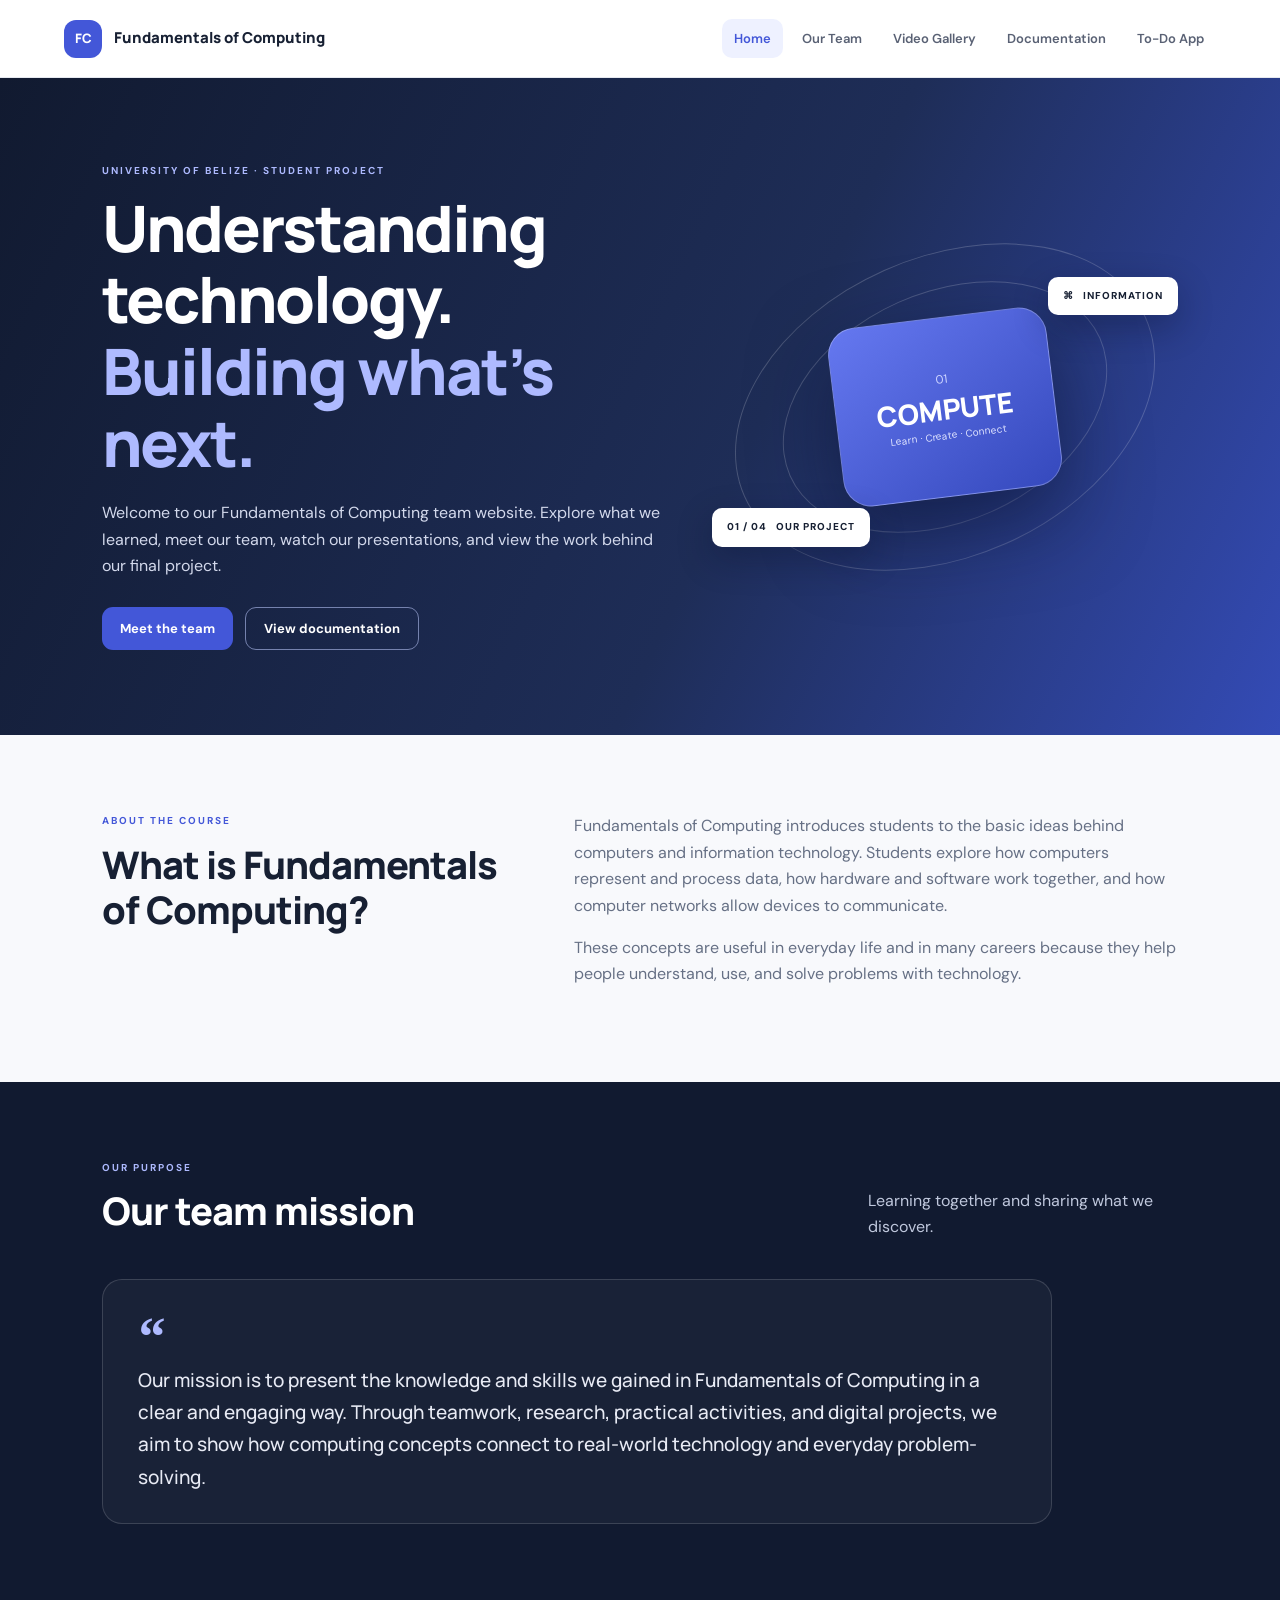
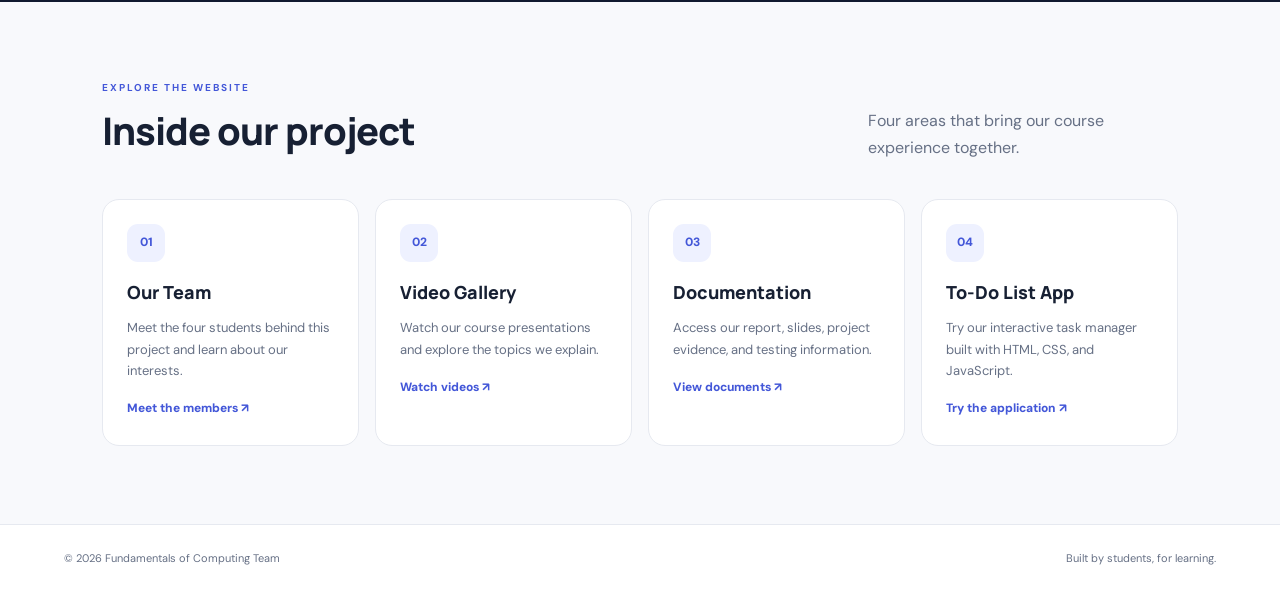
<file: index.html>
<!DOCTYPE html>
<html lang="en">
<head>
  <meta charset="UTF-8">
  <meta name="viewport" content="width=device-width, initial-scale=1.0">
  <meta name="description" content="A student team website for Fundamentals of Computing.">
  <title>Fundamentals of Computing | Home</title>
  <link rel="icon" type="image/svg+xml" href="assets/favicon.svg">
  <link rel="stylesheet" href="assets/css/style.css">
  <script src="assets/js/main.js" defer></script>
</head>
<body>
  <header class="site-header">
    <a class="brand" href="index.html"><span class="brand-mark">FC</span><span>Fundamentals of Computing</span></a>
    <button class="menu-toggle" aria-label="Toggle navigation" aria-expanded="false">☰</button>
    <nav class="main-nav" aria-label="Main navigation">
      <a class="active" href="index.html">Home</a><a href="team.html">Our Team</a>
      <a href="videos.html">Video Gallery</a><a href="documentation.html">Documentation</a>
      <a href="todo.html">To-Do App</a>
    </nav>
  </header>

  <main>
    <section class="hero">
      <div class="hero-content">
        <p class="eyebrow">UNIVERSITY OF BELIZE · STUDENT PROJECT</p>
        <h1>Understanding technology.<br><span>Building what’s next.</span></h1>
        <p class="hero-copy">Welcome to our Fundamentals of Computing team website. Explore what we learned, meet our team, watch our presentations, and view the work behind our final project.</p>
        <div class="hero-actions"><a class="button button-primary" href="team.html">Meet the team</a><a class="button button-ghost" href="documentation.html">View documentation</a></div>
      </div>
      <div class="hero-art" aria-hidden="true">
        <div class="orbit orbit-one"></div><div class="orbit orbit-two"></div>
        <div class="chip"><span>01</span><strong>COMPUTE</strong><small>Learn · Create · Connect</small></div>
        <div class="float-card float-card-top">⌘ &nbsp; INFORMATION</div>
        <div class="float-card float-card-bottom">01 / 04 &nbsp; OUR PROJECT</div>
      </div>
    </section>

    <section class="section intro-grid">
      <div><p class="eyebrow">ABOUT THE COURSE</p><h2>What is Fundamentals of Computing?</h2></div>
      <div><p>Fundamentals of Computing introduces students to the basic ideas behind computers and information technology. Students explore how computers represent and process data, how hardware and software work together, and how computer networks allow devices to communicate.</p><p>These concepts are useful in everyday life and in many careers because they help people understand, use, and solve problems with technology.</p></div>
    </section>

    <section class="section dark-section">
      <div class="section-heading"><div><p class="eyebrow">OUR PURPOSE</p><h2>Our team mission</h2></div><p>Learning together and sharing what we discover.</p></div>
      <div class="mission-card"><span class="quote-mark">“</span><p>Our mission is to present the knowledge and skills we gained in Fundamentals of Computing in a clear and engaging way. Through teamwork, research, practical activities, and digital projects, we aim to show how computing concepts connect to real-world technology and everyday problem-solving.</p></div>
    </section>

    <section class="section">
      <div class="section-heading"><div><p class="eyebrow">EXPLORE THE WEBSITE</p><h2>Inside our project</h2></div><p>Four areas that bring our course experience together.</p></div>
      <div class="feature-grid">
        <a class="feature-card" href="team.html"><span class="feature-icon">01</span><h3>Our Team</h3><p>Meet the four students behind this project and learn about our interests.</p><span class="text-link">Meet the members ↗</span></a>
        <a class="feature-card" href="videos.html"><span class="feature-icon">02</span><h3>Video Gallery</h3><p>Watch our course presentations and explore the topics we explain.</p><span class="text-link">Watch videos ↗</span></a>
        <a class="feature-card" href="documentation.html"><span class="feature-icon">03</span><h3>Documentation</h3><p>Access our report, slides, project evidence, and testing information.</p><span class="text-link">View documents ↗</span></a>
        <a class="feature-card" href="todo.html"><span class="feature-icon">04</span><h3>To-Do List App</h3><p>Try our interactive task manager built with HTML, CSS, and JavaScript.</p><span class="text-link">Try the application ↗</span></a>
      </div>
    </section>
  </main>
  <footer class="site-footer"><span>© <span data-year></span> Fundamentals of Computing Team</span><span>Built by students, for learning.</span></footer>
</body>
</html>
</file>
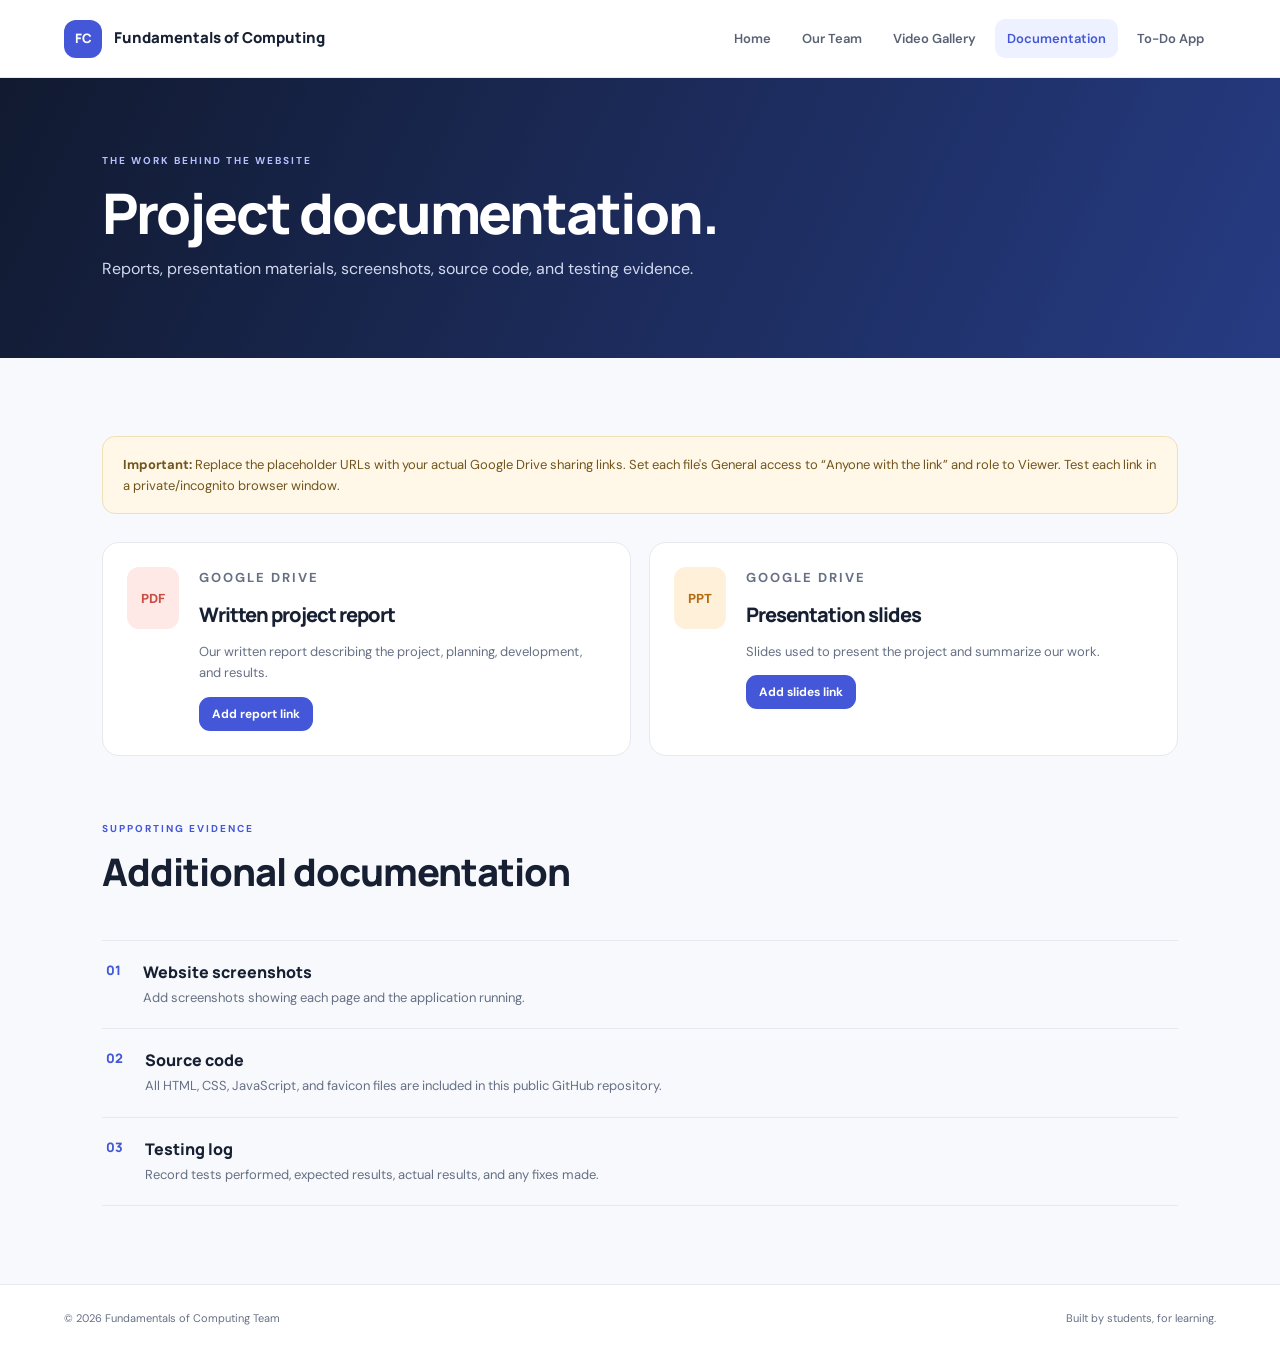
<file: documentation.html>
<!DOCTYPE html>
<html lang="en">
<head>
  <meta charset="UTF-8"><meta name="viewport" content="width=device-width, initial-scale=1.0">
  <meta name="description" content="Project report, presentation slides, screenshots, and testing records.">
  <title>Documentation | Fundamentals of Computing</title>
  <link rel="icon" type="image/svg+xml" href="assets/favicon.svg"><link rel="stylesheet" href="assets/css/style.css"><script src="assets/js/main.js" defer></script>
</head>
<body>
  <header class="site-header"><a class="brand" href="index.html"><span class="brand-mark">FC</span><span>Fundamentals of Computing</span></a><button class="menu-toggle" aria-label="Toggle navigation" aria-expanded="false">☰</button><nav class="main-nav" aria-label="Main navigation"><a href="index.html">Home</a><a href="team.html">Our Team</a><a href="videos.html">Video Gallery</a><a class="active" href="documentation.html">Documentation</a><a href="todo.html">To-Do App</a></nav></header>
  <main>
    <section class="page-hero"><p class="eyebrow">THE WORK BEHIND THE WEBSITE</p><h1>Project documentation.</h1><p>Reports, presentation materials, screenshots, source code, and testing evidence.</p></section>
    <section class="section"><div class="notice"><strong>Important:</strong> Replace the placeholder URLs with your actual Google Drive sharing links. Set each file's General access to “Anyone with the link” and role to Viewer. Test each link in a private/incognito browser window.</div>
      <div class="document-grid">
        <article class="document-card"><span class="document-icon">PDF</span><div><p class="eyebrow">GOOGLE DRIVE</p><h2>Written project report</h2><p>Our written report describing the project, planning, development, and results.</p><a class="button button-small button-primary placeholder-link" href="#">Add report link</a></div></article>
        <article class="document-card"><span class="document-icon slides">PPT</span><div><p class="eyebrow">GOOGLE DRIVE</p><h2>Presentation slides</h2><p>Slides used to present the project and summarize our work.</p><a class="button button-small button-primary placeholder-link" href="#">Add slides link</a></div></article>
      </div>
      <div class="section-heading sub-heading"><div><p class="eyebrow">SUPPORTING EVIDENCE</p><h2>Additional documentation</h2></div></div>
      <div class="evidence-list">
        <div><span>01</span><section><h3>Website screenshots</h3><p>Add screenshots showing each page and the application running.</p></section></div>
        <div><span>02</span><section><h3>Source code</h3><p>All HTML, CSS, JavaScript, and favicon files are included in this public GitHub repository.</p></section></div>
        <div><span>03</span><section><h3>Testing log</h3><p>Record tests performed, expected results, actual results, and any fixes made.</p></section></div>
      </div>
    </section>
  </main>
  <footer class="site-footer"><span>© <span data-year></span> Fundamentals of Computing Team</span><span>Built by students, for learning.</span></footer>
</body></html>
</file>
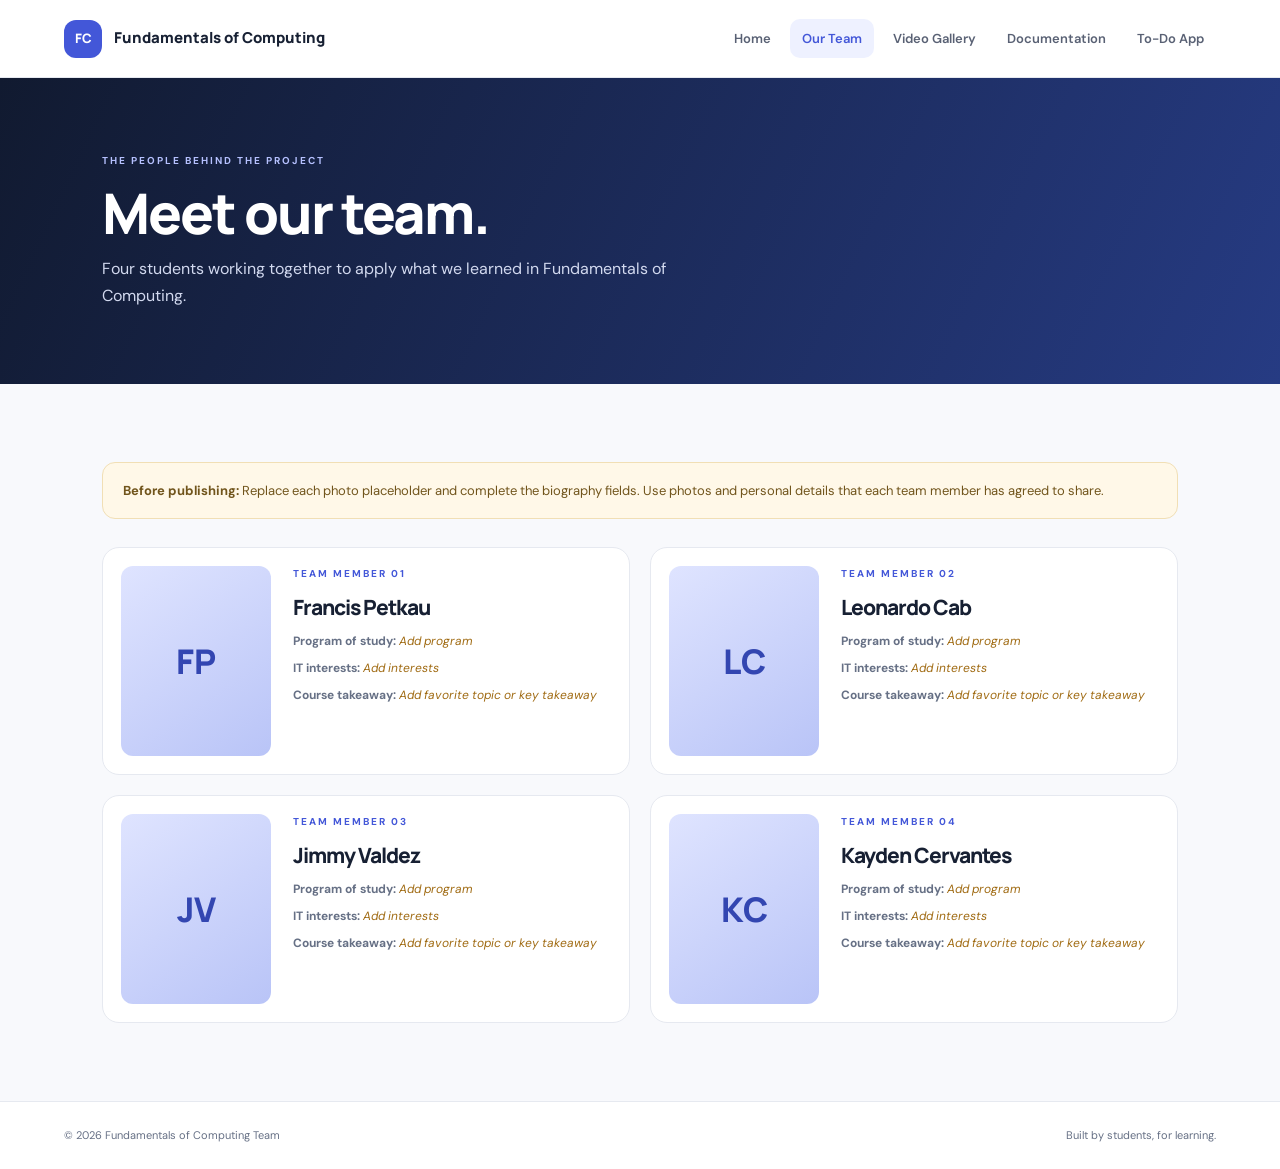
<file: team.html>
<!DOCTYPE html>
<html lang="en">
<head>
  <meta charset="UTF-8"><meta name="viewport" content="width=device-width, initial-scale=1.0">
  <meta name="description" content="Meet the Fundamentals of Computing project team.">
  <title>Our Team | Fundamentals of Computing</title>
  <link rel="icon" type="image/svg+xml" href="assets/favicon.svg"><link rel="stylesheet" href="assets/css/style.css"><script src="assets/js/main.js" defer></script>
</head>
<body>
  <header class="site-header"><a class="brand" href="index.html"><span class="brand-mark">FC</span><span>Fundamentals of Computing</span></a><button class="menu-toggle" aria-label="Toggle navigation" aria-expanded="false">☰</button><nav class="main-nav" aria-label="Main navigation"><a href="index.html">Home</a><a class="active" href="team.html">Our Team</a><a href="videos.html">Video Gallery</a><a href="documentation.html">Documentation</a><a href="todo.html">To-Do App</a></nav></header>
  <main>
    <section class="page-hero"><p class="eyebrow">THE PEOPLE BEHIND THE PROJECT</p><h1>Meet our team.</h1><p>Four students working together to apply what we learned in Fundamentals of Computing.</p></section>
    <section class="section"><div class="notice"><strong>Before publishing:</strong> Replace each photo placeholder and complete the biography fields. Use photos and personal details that each team member has agreed to share.</div>
      <div class="team-grid">
        <article class="person-card"><div class="photo-placeholder">FP</div><div class="person-info"><p class="eyebrow">TEAM MEMBER 01</p><h2>Francis Petkau</h2><p><b>Program of study:</b> <span class="placeholder">Add program</span></p><p><b>IT interests:</b> <span class="placeholder">Add interests</span></p><p><b>Course takeaway:</b> <span class="placeholder">Add favorite topic or key takeaway</span></p></div></article>
        <article class="person-card"><div class="photo-placeholder">LC</div><div class="person-info"><p class="eyebrow">TEAM MEMBER 02</p><h2>Leonardo Cab</h2><p><b>Program of study:</b> <span class="placeholder">Add program</span></p><p><b>IT interests:</b> <span class="placeholder">Add interests</span></p><p><b>Course takeaway:</b> <span class="placeholder">Add favorite topic or key takeaway</span></p></div></article>
        <article class="person-card"><div class="photo-placeholder">JV</div><div class="person-info"><p class="eyebrow">TEAM MEMBER 03</p><h2>Jimmy Valdez</h2><p><b>Program of study:</b> <span class="placeholder">Add program</span></p><p><b>IT interests:</b> <span class="placeholder">Add interests</span></p><p><b>Course takeaway:</b> <span class="placeholder">Add favorite topic or key takeaway</span></p></div></article>
        <article class="person-card"><div class="photo-placeholder">KC</div><div class="person-info"><p class="eyebrow">TEAM MEMBER 04</p><h2>Kayden Cervantes</h2><p><b>Program of study:</b> <span class="placeholder">Add program</span></p><p><b>IT interests:</b> <span class="placeholder">Add interests</span></p><p><b>Course takeaway:</b> <span class="placeholder">Add favorite topic or key takeaway</span></p></div></article>
      </div>
    </section>
  </main>
  <footer class="site-footer"><span>© <span data-year></span> Fundamentals of Computing Team</span><span>Built by students, for learning.</span></footer>
</body></html>
</file>
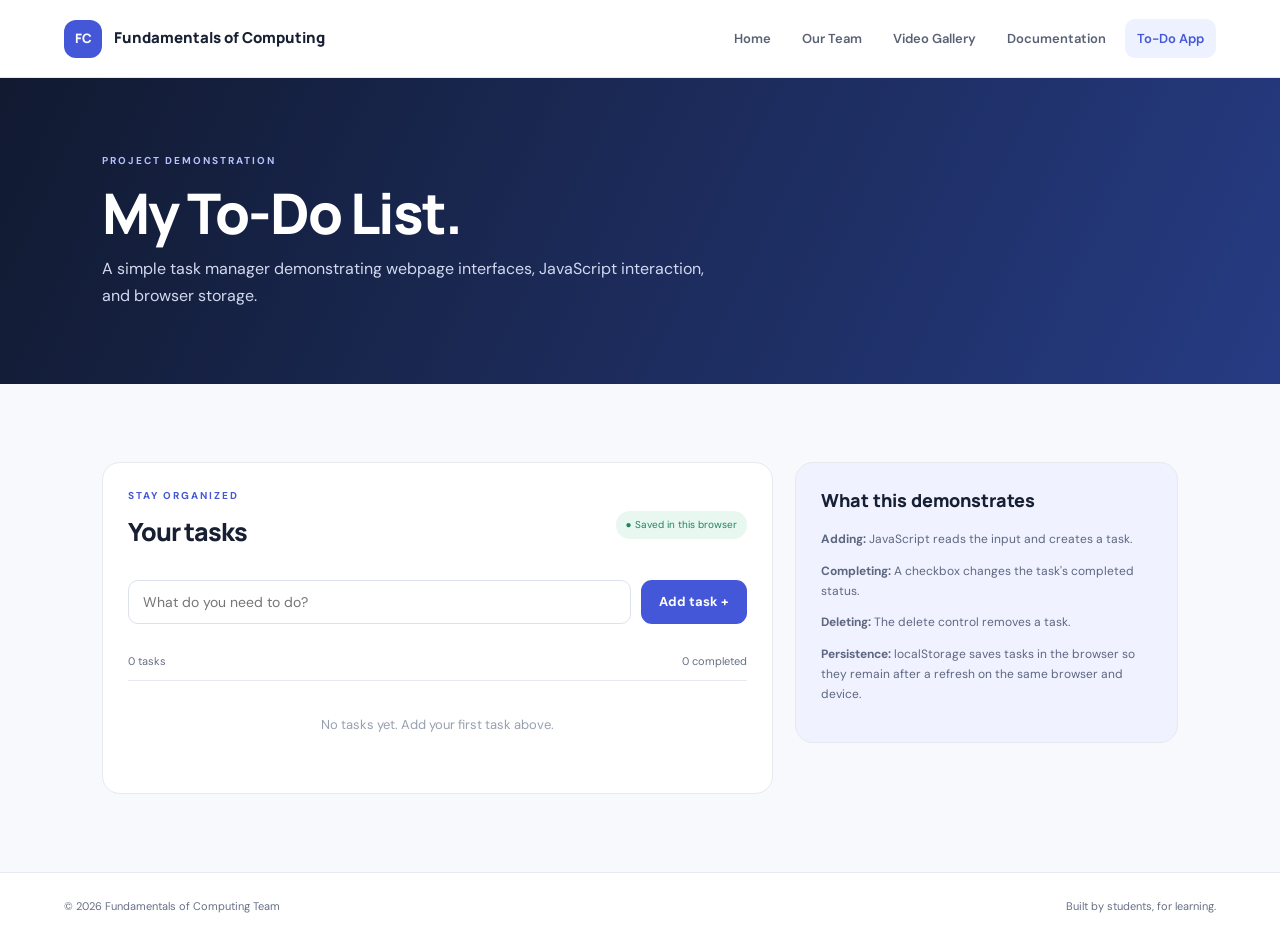
<file: todo.html>
<!DOCTYPE html>
<html lang="en">
<head>
  <meta charset="UTF-8"><meta name="viewport" content="width=device-width, initial-scale=1.0">
  <meta name="description" content="An interactive to-do list application project demonstration.">
  <title>To-Do App | Fundamentals of Computing</title>
  <link rel="icon" type="image/svg+xml" href="assets/favicon.svg"><link rel="stylesheet" href="assets/css/style.css"><script src="assets/js/main.js" defer></script><script src="assets/js/todo.js" defer></script>
</head>
<body>
  <header class="site-header"><a class="brand" href="index.html"><span class="brand-mark">FC</span><span>Fundamentals of Computing</span></a><button class="menu-toggle" aria-label="Toggle navigation" aria-expanded="false">☰</button><nav class="main-nav" aria-label="Main navigation"><a href="index.html">Home</a><a href="team.html">Our Team</a><a href="videos.html">Video Gallery</a><a href="documentation.html">Documentation</a><a class="active" href="todo.html">To-Do App</a></nav></header>
  <main>
    <section class="page-hero"><p class="eyebrow">PROJECT DEMONSTRATION</p><h1>My To-Do List.</h1><p>A simple task manager demonstrating webpage interfaces, JavaScript interaction, and browser storage.</p></section>
    <section class="section todo-section">
      <div class="todo-panel">
        <div class="todo-top"><div><p class="eyebrow">STAY ORGANIZED</p><h2>Your tasks</h2></div><span class="storage-label">● Saved in this browser</span></div>
        <form id="taskForm" class="todo-form"><label class="sr-only" for="taskInput">New task</label><input id="taskInput" type="text" placeholder="What do you need to do?" maxlength="120" required><button class="button button-primary" type="submit">Add task +</button></form>
        <div class="todo-stats"><span id="taskCount">0 tasks</span><span id="completedCount">0 completed</span></div>
        <ul id="taskList" class="task-list" aria-live="polite"></ul>
        <p id="emptyMessage" class="empty-message">No tasks yet. Add your first task above.</p>
        <button id="clearCompleted" class="text-button" type="button">Clear completed tasks</button>
      </div>
      <div class="explain-card"><h3>What this demonstrates</h3><p><b>Adding:</b> JavaScript reads the input and creates a task.</p><p><b>Completing:</b> A checkbox changes the task's completed status.</p><p><b>Deleting:</b> The delete control removes a task.</p><p><b>Persistence:</b> localStorage saves tasks in the browser so they remain after a refresh on the same browser and device.</p></div>
    </section>
  </main>
  <footer class="site-footer"><span>© <span data-year></span> Fundamentals of Computing Team</span><span>Built by students, for learning.</span></footer>
</body></html>
</file>
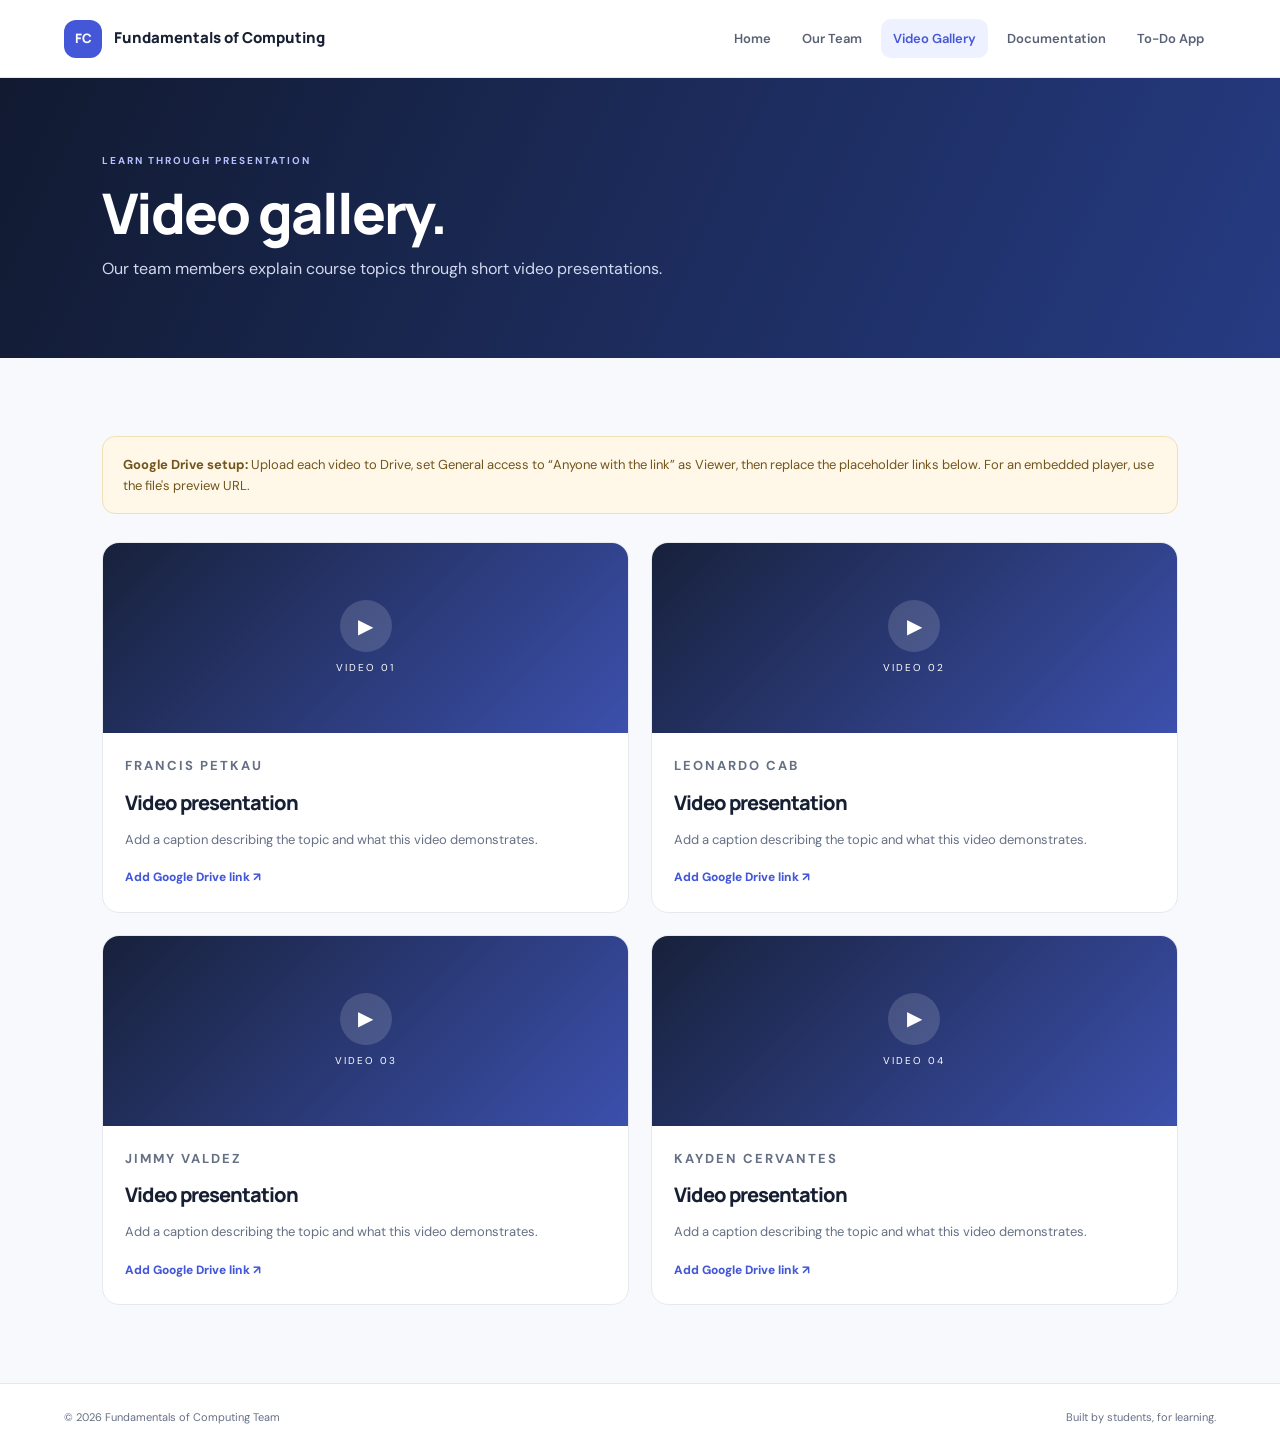
<file: videos.html>
<!DOCTYPE html>
<html lang="en">
<head>
  <meta charset="UTF-8"><meta name="viewport" content="width=device-width, initial-scale=1.0">
  <meta name="description" content="Course video presentations by our team.">
  <title>Video Gallery | Fundamentals of Computing</title>
  <link rel="icon" type="image/svg+xml" href="assets/favicon.svg"><link rel="stylesheet" href="assets/css/style.css"><script src="assets/js/main.js" defer></script>
</head>
<body>
  <header class="site-header"><a class="brand" href="index.html"><span class="brand-mark">FC</span><span>Fundamentals of Computing</span></a><button class="menu-toggle" aria-label="Toggle navigation" aria-expanded="false">☰</button><nav class="main-nav" aria-label="Main navigation"><a href="index.html">Home</a><a href="team.html">Our Team</a><a class="active" href="videos.html">Video Gallery</a><a href="documentation.html">Documentation</a><a href="todo.html">To-Do App</a></nav></header>
  <main>
    <section class="page-hero"><p class="eyebrow">LEARN THROUGH PRESENTATION</p><h1>Video gallery.</h1><p>Our team members explain course topics through short video presentations.</p></section>
    <section class="section"><div class="notice"><strong>Google Drive setup:</strong> Upload each video to Drive, set General access to “Anyone with the link” as Viewer, then replace the placeholder links below. For an embedded player, use the file's preview URL.</div>
      <div class="video-grid">
        <article class="video-card"><div class="video-placeholder"><span>▶</span><small>VIDEO 01</small></div><div class="video-info"><p class="eyebrow">FRANCIS PETKAU</p><h2>Video presentation</h2><p>Add a caption describing the topic and what this video demonstrates.</p><a class="text-link placeholder-link" href="#" aria-label="Replace with Francis's Google Drive video link">Add Google Drive link ↗</a></div></article>
        <article class="video-card"><div class="video-placeholder"><span>▶</span><small>VIDEO 02</small></div><div class="video-info"><p class="eyebrow">LEONARDO CAB</p><h2>Video presentation</h2><p>Add a caption describing the topic and what this video demonstrates.</p><a class="text-link placeholder-link" href="#" aria-label="Replace with Leonardo's Google Drive video link">Add Google Drive link ↗</a></div></article>
        <article class="video-card"><div class="video-placeholder"><span>▶</span><small>VIDEO 03</small></div><div class="video-info"><p class="eyebrow">JIMMY VALDEZ</p><h2>Video presentation</h2><p>Add a caption describing the topic and what this video demonstrates.</p><a class="text-link placeholder-link" href="#" aria-label="Replace with Jimmy's Google Drive video link">Add Google Drive link ↗</a></div></article>
        <article class="video-card"><div class="video-placeholder"><span>▶</span><small>VIDEO 04</small></div><div class="video-info"><p class="eyebrow">KAYDEN CERVANTES</p><h2>Video presentation</h2><p>Add a caption describing the topic and what this video demonstrates.</p><a class="text-link placeholder-link" href="#" aria-label="Replace with Kayden's Google Drive video link">Add Google Drive link ↗</a></div></article>
      </div>
    </section>
  </main>
  <footer class="site-footer"><span>© <span data-year></span> Fundamentals of Computing Team</span><span>Built by students, for learning.</span></footer>
</body></html>
</file>
<file: assets/css/style.css>
@import url('https://fonts.googleapis.com/css2?family=DM+Sans:wght@400;500;600;700&family=Manrope:wght@400;500;600;700;800&display=swap');
:root{--ink:#172033;--muted:#667085;--blue:#4357d8;--blue-dark:#2639a7;--pale:#eef1ff;--line:#e6e9f0;--bg:#f8f9fc;--white:#fff;--navy:#111a30;--radius:20px}
*{box-sizing:border-box}html{scroll-behavior:smooth}body{margin:0;background:var(--bg);color:var(--ink);font-family:'DM Sans',Arial,sans-serif;line-height:1.65}a{color:inherit;text-decoration:none}.site-header{height:auto;min-height:78px;padding:14px max(5vw,24px);display:flex;align-items:center;justify-content:space-between;gap:24px;background:#fff;border-bottom:1px solid var(--line);position:sticky;top:0;z-index:10}.brand{display:flex;align-items:center;gap:12px;font-family:Manrope,sans-serif;font-weight:800;font-size:15px}.brand-mark{width:38px;height:38px;border-radius:12px;background:var(--blue);color:#fff;display:grid;place-items:center;font-size:13px}.main-nav{display:flex;align-items:center;gap:7px}.main-nav a{padding:9px 12px;border-radius:10px;color:#596174;font-size:13px;font-weight:600}.main-nav a:hover,.main-nav a.active{background:var(--pale);color:var(--blue)}.menu-toggle{display:none;border:0;background:var(--pale);border-radius:9px;padding:8px 11px;font-size:20px;color:var(--blue)}
.hero{min-height:530px;padding:85px max(8vw,28px);background:linear-gradient(115deg,#111a30 0%,#1e2d57 58%,#344bb6 100%);color:#fff;display:grid;grid-template-columns:1.1fr .9fr;align-items:center;gap:40px;overflow:hidden}.hero-content{max-width:650px}.eyebrow{font-size:10px;letter-spacing:2px;font-weight:700;color:var(--blue);margin:0 0 12px}.hero .eyebrow,.dark-section .eyebrow{color:#aebaff}.hero h1,.page-hero h1{font:800 clamp(38px,5vw,64px)/1.12 Manrope,sans-serif;letter-spacing:-2px;margin:0 0 22px}.hero h1 span{color:#aebaff}.hero-copy{max-width:570px;color:#d3d9ec;font-size:16px}.hero-actions{display:flex;gap:12px;flex-wrap:wrap;margin-top:28px}.button{display:inline-flex;align-items:center;justify-content:center;border:0;border-radius:11px;padding:12px 18px;font:700 13px 'DM Sans',sans-serif;cursor:pointer}.button-primary{background:var(--blue);color:#fff}.button-primary:hover{background:var(--blue-dark)}.button-ghost{border:1px solid #7582ae;color:#fff}.button-small{padding:9px 13px;font-size:12px}.hero-art{height:330px;position:relative;display:grid;place-items:center}.orbit{position:absolute;border:1px solid #ffffff30;border-radius:50%;transform:rotate(-24deg)}.orbit-one{width:340px;height:230px}.orbit-two{width:440px;height:300px}.chip{width:220px;height:180px;border-radius:28px;background:linear-gradient(145deg,#6578f0,#3549bd);box-shadow:0 30px 80px #080f2b88;display:flex;flex-direction:column;justify-content:center;align-items:center;transform:rotate(-7deg);border:1px solid #ffffff40}.chip span{font-size:12px;color:#cdd4ff}.chip strong{font:800 28px Manrope}.chip small{font-size:10px;color:#e1e5ff}.float-card{position:absolute;background:#fff;color:var(--ink);padding:11px 15px;border-radius:10px;box-shadow:0 12px 35px #080f2b55;font-size:10px;font-weight:800;letter-spacing:1px}.float-card-top{top:35px;right:0}.float-card-bottom{bottom:25px;left:0}
.section{padding:78px max(8vw,28px);max-width:1500px;margin:auto}.intro-grid{display:grid;grid-template-columns:.8fr 1.2fr;gap:70px}.section h2{font:800 clamp(27px,3vw,38px)/1.2 Manrope,sans-serif;letter-spacing:-1px;margin:0 0 15px}.intro-grid p:not(.eyebrow){color:var(--muted);margin-top:0}.dark-section{max-width:none;background:var(--navy);color:#fff}.section-heading{display:flex;justify-content:space-between;align-items:end;gap:30px;margin-bottom:30px}.section-heading>p{max-width:310px;color:var(--muted);margin:0 0 8px}.dark-section .section-heading>p{color:#c0c8dd}.mission-card{max-width:950px;border:1px solid #ffffff26;border-radius:var(--radius);padding:30px 35px;background:#ffffff09}.quote-mark{font:800 54px Georgia;color:#aebaff;line-height:1}.mission-card p{font:500 19px/1.7 Manrope;color:#e7eaf4;margin:0}.feature-grid{display:grid;grid-template-columns:repeat(4,1fr);gap:16px}.feature-card{padding:24px;border:1px solid var(--line);border-radius:17px;background:#fff;transition:.2s}.feature-card:hover{transform:translateY(-4px);box-shadow:0 15px 35px #17203312;border-color:#c8ceff}.feature-icon{display:grid;place-items:center;width:38px;height:38px;border-radius:11px;background:var(--pale);color:var(--blue);font-weight:800;font-size:12px}.feature-card h3{font:800 18px Manrope;margin:18px 0 8px}.feature-card p,.video-info p,.document-card p{font-size:13px;color:var(--muted)}.text-link{font-size:12px;font-weight:800;color:var(--blue)}.page-hero{padding:75px max(8vw,28px);background:linear-gradient(115deg,#111a30,#263b83);color:#fff}.page-hero .eyebrow{color:#b6c1ff}.page-hero h1{font-size:clamp(38px,5vw,56px);margin-bottom:12px}.page-hero>p:last-child{color:#d2d9ef;max-width:620px;margin:0}.notice{padding:17px 20px;background:#fff8e8;border:1px solid #f1dfb5;border-radius:13px;color:#71551c;font-size:13px;margin-bottom:28px}.team-grid{display:grid;grid-template-columns:repeat(2,1fr);gap:20px}.person-card{display:grid;grid-template-columns:150px 1fr;gap:22px;background:#fff;border:1px solid var(--line);border-radius:17px;padding:18px}.photo-placeholder{min-height:190px;border-radius:12px;background:linear-gradient(145deg,#dfe4ff,#b9c4f7);display:grid;place-items:center;color:#3346b1;font:800 34px Manrope}.person-info h2{font-size:21px;margin:0 0 12px}.person-info p:not(.eyebrow){font-size:12px;color:var(--muted);margin:7px 0}.placeholder{color:#a06b13;font-style:italic}.video-grid{display:grid;grid-template-columns:repeat(2,1fr);gap:22px}.video-card{overflow:hidden;border-radius:17px;background:#fff;border:1px solid var(--line)}.video-placeholder{height:190px;background:linear-gradient(135deg,#17213b,#3c50ad);display:flex;flex-direction:column;align-items:center;justify-content:center;color:#fff;gap:8px}.video-placeholder span{width:52px;height:52px;border-radius:50%;background:#ffffff25;display:grid;place-items:center;font-size:20px}.video-placeholder small{font-size:10px;letter-spacing:2px}.video-info{padding:22px}.video-info h2,.document-card h2{font:800 20px Manrope;margin:0}.document-grid{display:grid;grid-template-columns:repeat(2,1fr);gap:18px}.document-card{display:flex;gap:20px;padding:24px;background:#fff;border:1px solid var(--line);border-radius:17px}.document-icon{flex:0 0 52px;height:62px;border-radius:12px;background:#ffe9e7;color:#c84e43;display:grid;place-items:center;font-weight:800;font-size:13px}.document-icon.slides{background:#fff0d9;color:#b36b12}.sub-heading{margin-top:65px}.evidence-list{border-top:1px solid var(--line)}.evidence-list>div{display:flex;gap:22px;padding:20px 4px;border-bottom:1px solid var(--line)}.evidence-list>div>span{font:800 13px Manrope;color:var(--blue)}.evidence-list h3{margin:0;font:800 16px Manrope}.evidence-list p{margin:4px 0 0;color:var(--muted);font-size:13px}
.todo-section{display:grid;grid-template-columns:1.4fr .8fr;gap:22px;align-items:start}.todo-panel,.explain-card{background:#fff;border:1px solid var(--line);border-radius:18px;padding:25px}.todo-top{display:flex;justify-content:space-between;align-items:center;gap:15px}.todo-top h2{font-size:25px}.storage-label{font-size:10px;color:#21845d;background:#e8f7ef;border-radius:30px;padding:6px 10px}.todo-form{display:flex;gap:10px;margin:18px 0}.todo-form input{flex:1;min-width:0;padding:12px 14px;border:1px solid #dce1eb;border-radius:10px;font:14px 'DM Sans',sans-serif}.todo-stats{display:flex;justify-content:space-between;color:var(--muted);font-size:11px;padding:10px 0;border-bottom:1px solid var(--line)}.task-list{list-style:none;margin:0;padding:0}.task-item{display:flex;align-items:center;gap:12px;padding:13px 3px;border-bottom:1px solid #edf0f5}.task-item input{accent-color:var(--blue);width:17px;height:17px}.task-text{flex:1;overflow-wrap:anywhere;font-size:13px}.task-text.done{text-decoration:line-through;color:#98a0af}.delete-task{border:0;background:#fff0ef;color:#c3443a;border-radius:8px;padding:7px 10px;cursor:pointer;font-size:11px}.empty-message{color:#98a0af;text-align:center;font-size:13px;padding:20px}.text-button{border:0;background:none;color:var(--blue);font-weight:700;font-size:11px;cursor:pointer;padding:12px 0 0}.explain-card{background:#f0f2ff}.explain-card h3{font:800 18px Manrope;margin-top:0}.explain-card p{font-size:12px;color:#5e6780}.site-footer{padding:24px max(5vw,24px);display:flex;justify-content:space-between;gap:20px;background:#fff;border-top:1px solid var(--line);color:var(--muted);font-size:11px}.sr-only{position:absolute;width:1px;height:1px;padding:0;margin:-1px;overflow:hidden;clip:rect(0,0,0,0);white-space:nowrap;border:0}
@media(max-width:900px){.main-nav{gap:0}.main-nav a{padding:8px;font-size:12px}.feature-grid{grid-template-columns:repeat(2,1fr)}.team-grid{grid-template-columns:1fr}.hero{grid-template-columns:1fr}.hero-art{height:260px}.todo-section{grid-template-columns:1fr}}
@media(max-width:650px){.site-header{padding:12px 18px}.brand{font-size:12px}.menu-toggle{display:block}.main-nav{display:none;position:absolute;top:68px;left:0;right:0;padding:12px 18px 18px;background:#fff;border-bottom:1px solid var(--line);flex-direction:column;align-items:stretch}.main-nav.open{display:flex}.main-nav a{padding:11px}.hero{padding:65px 25px;min-height:0}.hero-art{height:220px}.orbit-one{width:270px}.orbit-two{width:340px}.section{padding:55px 22px}.intro-grid{grid-template-columns:1fr;gap:10px}.section-heading{display:block}.section-heading>p{margin-top:10px}.feature-grid,.video-grid,.document-grid{grid-template-columns:1fr}.person-card{grid-template-columns:95px 1fr;padding:13px;gap:14px}.photo-placeholder{min-height:145px;font-size:25px}.document-card{padding:18px}.todo-panel{padding:18px}.todo-form{flex-direction:column}.site-footer{flex-direction:column;gap:5px}.page-hero{padding:55px 24px}}
</file>
